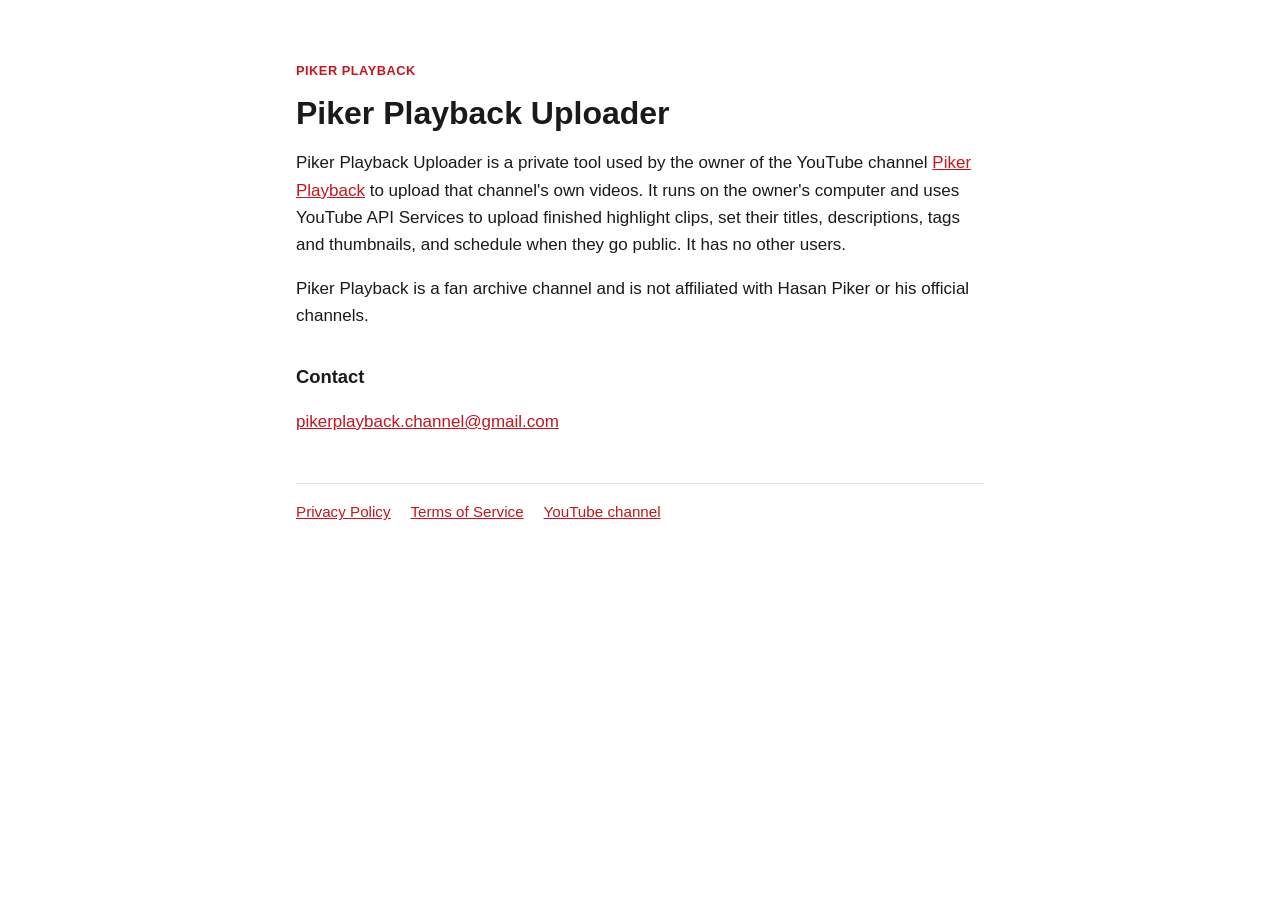
<file: index.html>
<!doctype html>
<html lang="en">
<head>
<meta charset="utf-8">
<meta name="viewport" content="width=device-width, initial-scale=1">
<meta name="robots" content="noindex">
<!-- Google Search Console verification tag goes here -->
<title>Piker Playback Uploader</title>
<link rel="stylesheet" href="style.css">
</head>
<body>
<main>
  <p class="tag">Piker Playback</p>
  <h1>Piker Playback Uploader</h1>
  <p>Piker Playback Uploader is a private tool used by the owner of the YouTube channel
    <a href="https://www.youtube.com/@ThePikerPlayback">Piker Playback</a> to upload that channel's own videos.
    It runs on the owner's computer and uses YouTube API Services to upload finished highlight clips,
    set their titles, descriptions, tags and thumbnails, and schedule when they go public.
    It has no other users.</p>
  <p>Piker Playback is a fan archive channel and is not affiliated with Hasan Piker or his official channels.</p>
  <h2>Contact</h2>
  <p><a href="mailto:pikerplayback.channel@gmail.com">pikerplayback.channel@gmail.com</a></p>
  <footer>
    <a href="privacy.html">Privacy Policy</a>
    <a href="terms.html">Terms of Service</a>
    <a href="https://www.youtube.com/@ThePikerPlayback">YouTube channel</a>
  </footer>
</main>
</body>
</html>
</file>
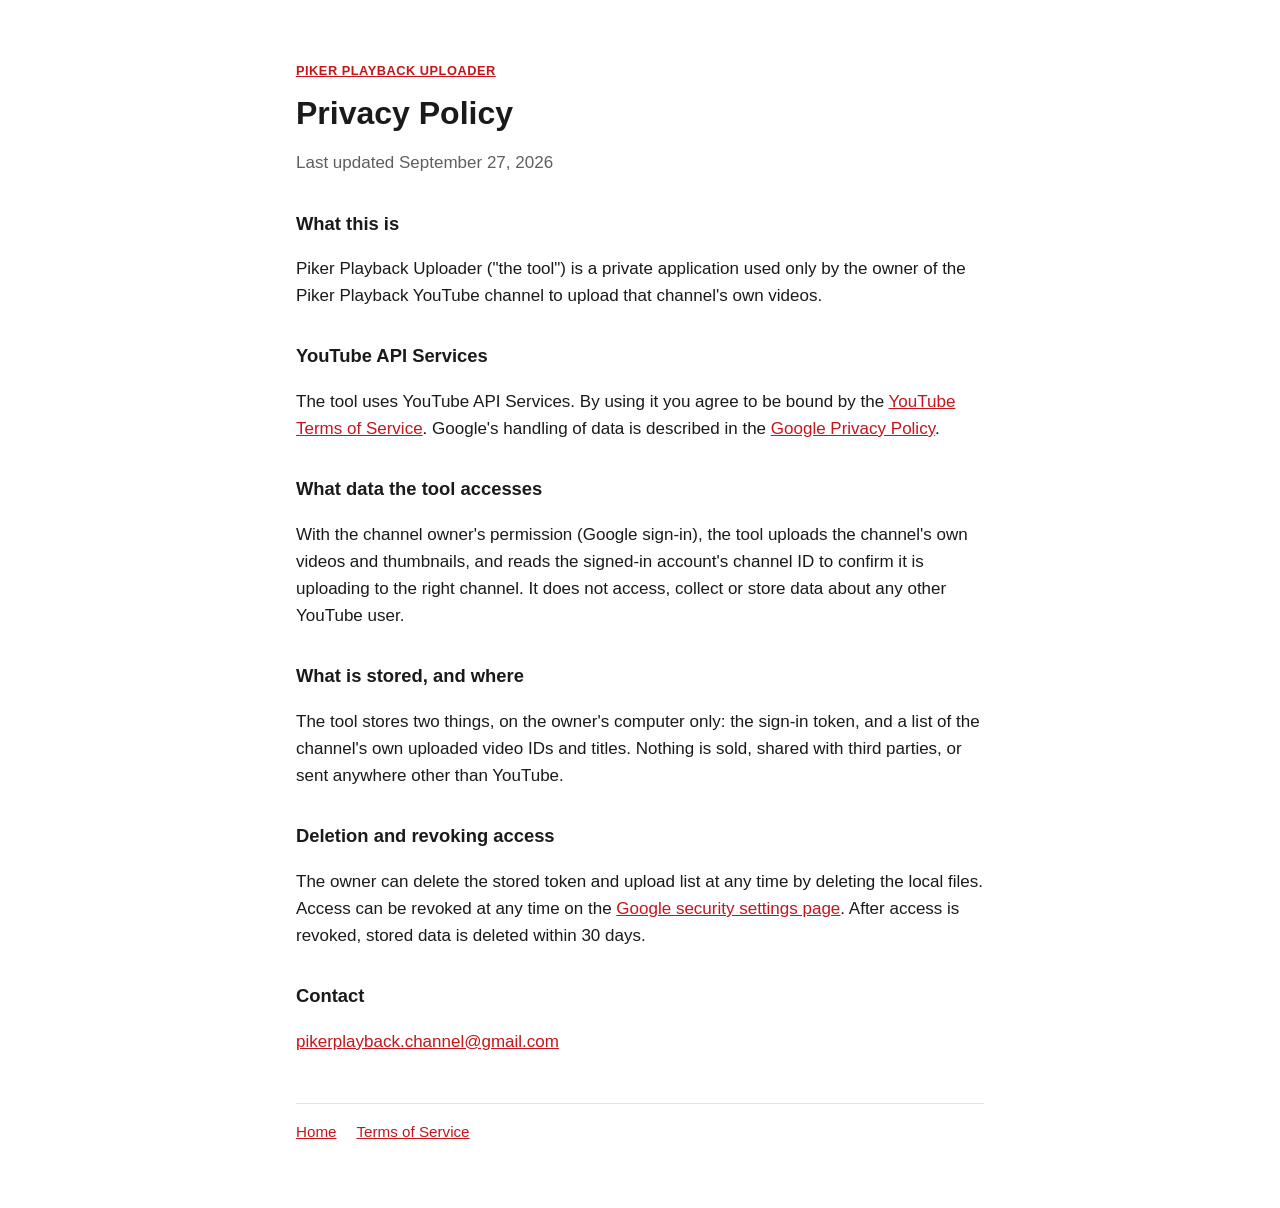
<file: privacy.html>
<!doctype html>
<html lang="en">
<head>
<meta charset="utf-8">
<meta name="viewport" content="width=device-width, initial-scale=1">
<meta name="robots" content="noindex">
<title>Privacy Policy · Piker Playback Uploader</title>
<link rel="stylesheet" href="style.css">
</head>
<body>
<main>
  <p class="tag"><a href="index.html">Piker Playback Uploader</a></p>
  <h1>Privacy Policy</h1>
  <p class="muted">Last updated September 27, 2026</p>

  <h2>What this is</h2>
  <p>Piker Playback Uploader ("the tool") is a private application used only by the owner of the
    Piker Playback YouTube channel to upload that channel's own videos.</p>

  <h2>YouTube API Services</h2>
  <p>The tool uses YouTube API Services. By using it you agree to be bound by the
    <a href="https://www.youtube.com/t/terms">YouTube Terms of Service</a>.
    Google's handling of data is described in the
    <a href="https://policies.google.com/privacy">Google Privacy Policy</a>.</p>

  <h2>What data the tool accesses</h2>
  <p>With the channel owner's permission (Google sign-in), the tool uploads the channel's own videos and
    thumbnails, and reads the signed-in account's channel ID to confirm it is uploading to the right channel.
    It does not access, collect or store data about any other YouTube user.</p>

  <h2>What is stored, and where</h2>
  <p>The tool stores two things, on the owner's computer only: the sign-in token, and a list of the channel's
    own uploaded video IDs and titles. Nothing is sold, shared with third parties, or sent anywhere other than YouTube.</p>

  <h2>Deletion and revoking access</h2>
  <p>The owner can delete the stored token and upload list at any time by deleting the local files.
    Access can be revoked at any time on the
    <a href="https://security.google.com/settings/security/permissions">Google security settings page</a>.
    After access is revoked, stored data is deleted within 30 days.</p>

  <h2>Contact</h2>
  <p><a href="mailto:pikerplayback.channel@gmail.com">pikerplayback.channel@gmail.com</a></p>
  <footer>
    <a href="index.html">Home</a>
    <a href="terms.html">Terms of Service</a>
  </footer>
</main>
</body>
</html>
</file>
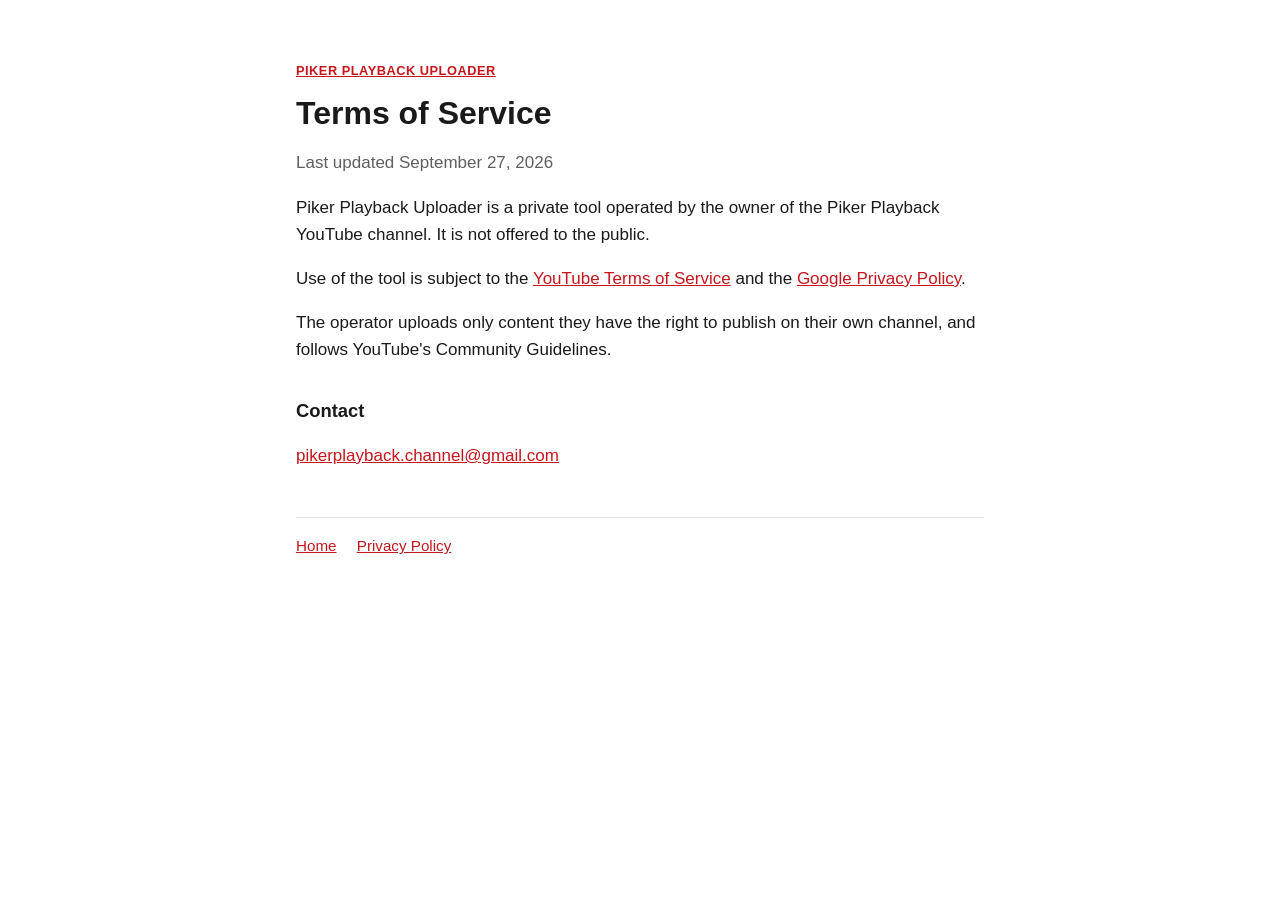
<file: terms.html>
<!doctype html>
<html lang="en">
<head>
<meta charset="utf-8">
<meta name="viewport" content="width=device-width, initial-scale=1">
<meta name="robots" content="noindex">
<title>Terms of Service · Piker Playback Uploader</title>
<link rel="stylesheet" href="style.css">
</head>
<body>
<main>
  <p class="tag"><a href="index.html">Piker Playback Uploader</a></p>
  <h1>Terms of Service</h1>
  <p class="muted">Last updated September 27, 2026</p>
  <p>Piker Playback Uploader is a private tool operated by the owner of the Piker Playback YouTube channel.
    It is not offered to the public.</p>
  <p>Use of the tool is subject to the <a href="https://www.youtube.com/t/terms">YouTube Terms of Service</a>
    and the <a href="https://policies.google.com/privacy">Google Privacy Policy</a>.</p>
  <p>The operator uploads only content they have the right to publish on their own channel, and follows
    YouTube's Community Guidelines.</p>
  <h2>Contact</h2>
  <p><a href="mailto:pikerplayback.channel@gmail.com">pikerplayback.channel@gmail.com</a></p>
  <footer>
    <a href="index.html">Home</a>
    <a href="privacy.html">Privacy Policy</a>
  </footer>
</main>
</body>
</html>
</file>
<file: style.css>
:root { --bg: #ffffff; --fg: #1a1a1a; --muted: #5f5f5f; --accent: #c4161c; --line: #e4e4e4; }
@media (prefers-color-scheme: dark) { :root { --bg: #141414; --fg: #ededed; --muted: #a8a8a8; --accent: #ff4d52; --line: #2c2c2c; } }
* { box-sizing: border-box; }
body { margin: 0; background: var(--bg); color: var(--fg); font: 17px/1.6 -apple-system, BlinkMacSystemFont, "Segoe UI", Helvetica, Arial, sans-serif; }
main { max-width: 720px; margin: 0 auto; padding: 48px 16px 64px; }
h1 { font-size: 2rem; line-height: 1.2; margin: 0 0 8px; }
h2 { font-size: 1.15rem; margin: 32px 0 8px; }
.tag { color: var(--accent); font-weight: 700; letter-spacing: .04em; text-transform: uppercase; font-size: .8rem; }
.muted { color: var(--muted); }
a { color: var(--accent); }
footer { border-top: 1px solid var(--line); margin-top: 48px; padding-top: 16px; font-size: .95rem; }
footer a { margin-right: 16px; }
</file>
